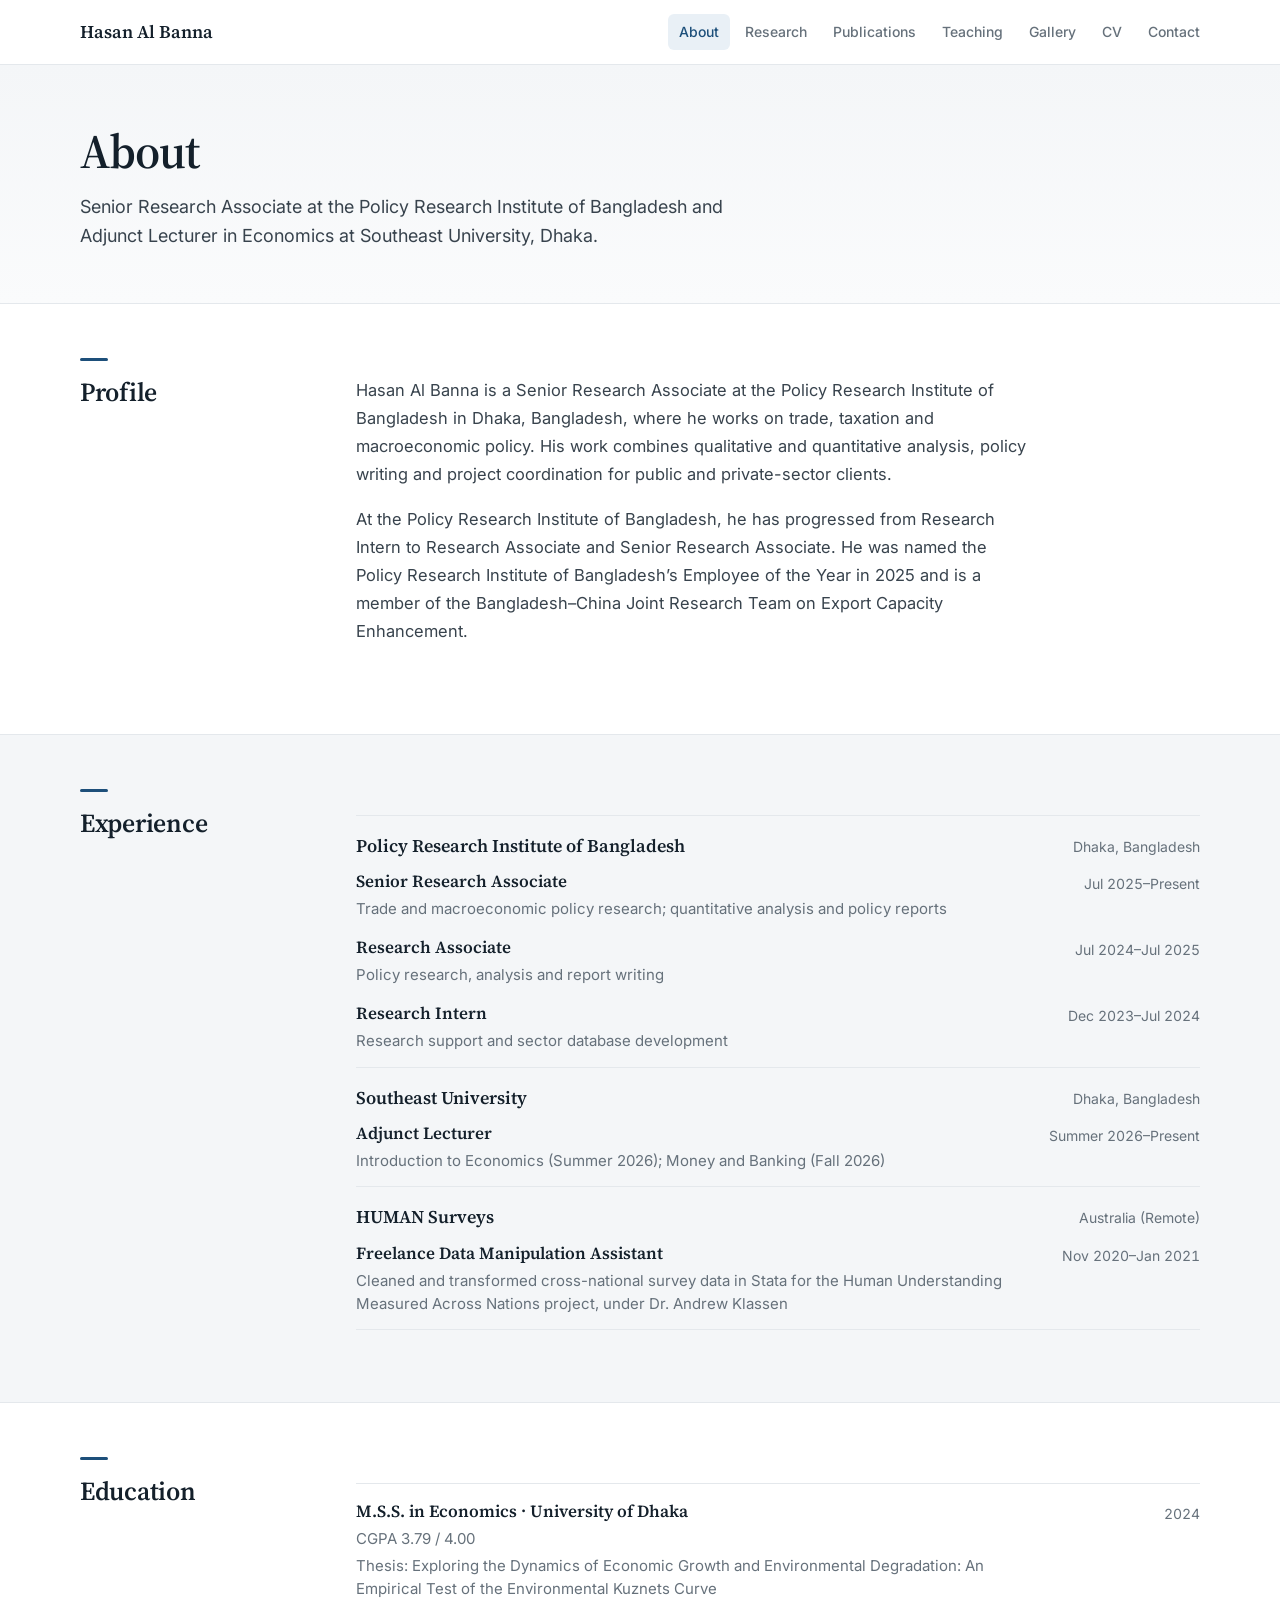
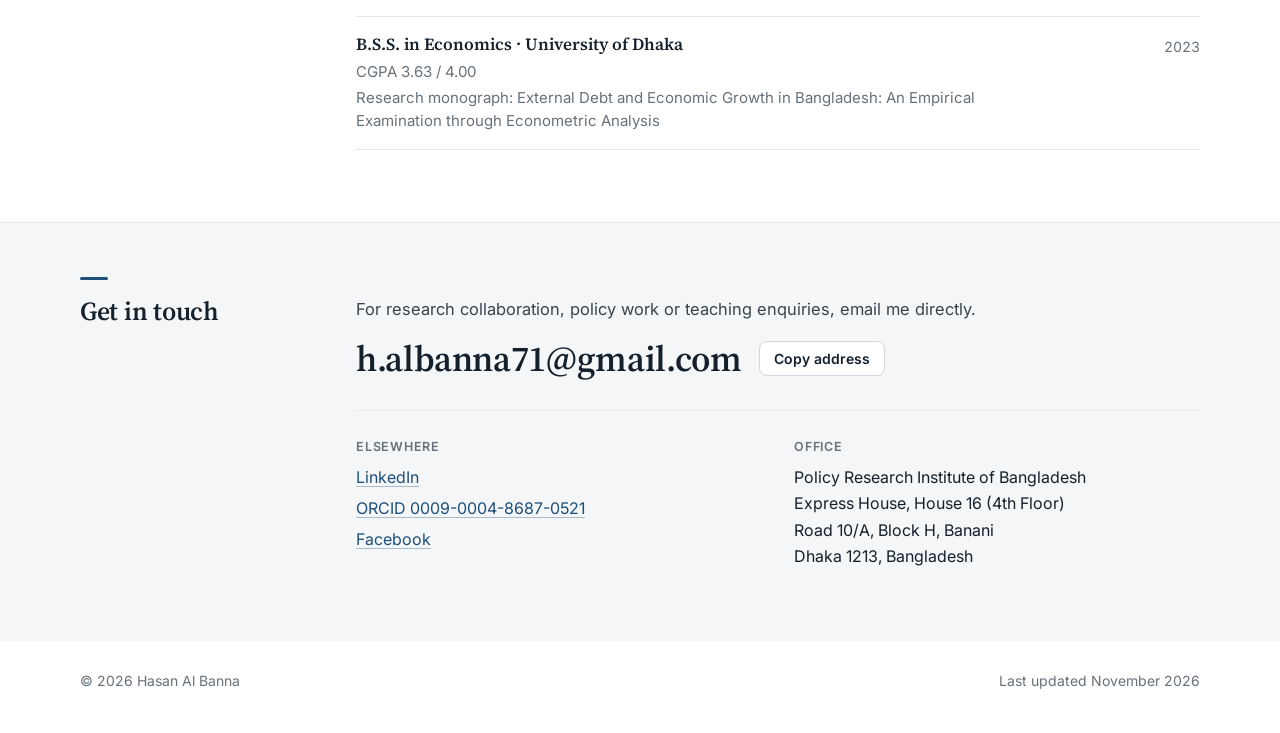
<file: about.html>
<!doctype html>
<html lang="en">
<head>
  <meta charset="utf-8">
  <meta name="viewport" content="width=device-width, initial-scale=1">
  <meta name="theme-color" content="#ffffff">
  <meta name="description" content="Learn about Hasan Al Banna’s research and teaching experience, education and professional profile.">
  <title>About | Hasan Al Banna</title>
  <link rel="icon" href="assets/hab-logo.svg" type="image/svg+xml">
  <link rel="apple-touch-icon" href="assets/hasan-al-banna-profile-v2.jpg">
  <link rel="canonical" href="https://hasanal-banna.github.io/about.html">
  <meta property="og:type" content="website">
  <meta property="og:site_name" content="Hasan Al Banna">
  <meta property="og:title" content="About | Hasan Al Banna">
  <meta property="og:description" content="Learn about Hasan Al Banna’s research and teaching experience, education and professional profile.">
  <meta property="og:url" content="https://hasanal-banna.github.io/about.html">
  <meta property="og:image" content="https://hasanal-banna.github.io/assets/hasan-al-banna-profile-v2.jpg">
  <meta property="og:image:alt" content="Portrait of Hasan Al Banna">
  <meta name="twitter:card" content="summary">
  <link rel="preconnect" href="https://fonts.googleapis.com"><link rel="preconnect" href="https://fonts.gstatic.com" crossorigin><link rel="stylesheet" href="https://fonts.googleapis.com/css2?family=Inter:wght@400;500;600&family=Source+Serif+4:opsz,wght@8..60,400;8..60,600&display=swap"><link rel="stylesheet" href="assets/site.css?v=cv-9">
</head>
<body><header class="header"><nav class="nav wrap" aria-label="Main navigation"><a class="brand" href="index.html">Hasan Al Banna</a><div class="navlinks"><a href="about.html" aria-current="page">About</a><a href="research.html">Research</a><a href="publications.html">Publications</a><a href="teaching.html">Teaching</a><a href="gallery.html">Gallery</a><a href="cv.html">CV</a><a href="index.html#contact">Contact</a></div></nav></header><main>
<section class="page-head"><div class="wrap"><h1>About</h1><p class="page-lead">Senior Research Associate at the Policy Research Institute of Bangladesh and Adjunct Lecturer in Economics at Southeast University, Dhaka.</p></div></section>
<section class="section" id="profile"><div class="wrap section-layout"><h2 class="section-title">Profile</h2><div class="copy"><p>Hasan Al Banna is a Senior Research Associate at the Policy Research Institute of Bangladesh in Dhaka, Bangladesh, where he works on trade, taxation and macroeconomic policy. His work combines qualitative and quantitative analysis, policy writing and project coordination for public and private-sector clients.</p><p>At the Policy Research Institute of Bangladesh, he has progressed from Research Intern to Research Associate and Senior Research Associate. He was named the Policy Research Institute of Bangladesh’s Employee of the Year in 2025 and is a member of the Bangladesh–China Joint Research Team on Export Capacity Enhancement.</p></div></div></section>
<section class="section section-tint" id="experience"><div class="wrap section-layout"><h2 class="section-title">Experience</h2><div class="copy"><div class="experience-list">
<div class="experience-group"><div class="experience-heading"><strong>Policy Research Institute of Bangladesh</strong><span>Dhaka, Bangladesh</span></div>
<div class="timeline-row"><div><strong>Senior Research Associate</strong><small>Trade and macroeconomic policy research; quantitative analysis and policy reports</small></div><div class="date">Jul 2025–Present</div></div>
<div class="timeline-row"><div><strong>Research Associate</strong><small>Policy research, analysis and report writing</small></div><div class="date">Jul 2024–Jul 2025</div></div>
<div class="timeline-row"><div><strong>Research Intern</strong><small>Research support and sector database development</small></div><div class="date">Dec 2023–Jul 2024</div></div></div>
<div class="experience-group"><div class="experience-heading"><strong>Southeast University</strong><span>Dhaka, Bangladesh</span></div>
<div class="timeline-row"><div><strong>Adjunct Lecturer</strong><small>Introduction to Economics (Summer 2026); Money and Banking (Fall 2026)</small></div><div class="date">Summer 2026–Present</div></div></div>
<div class="experience-group"><div class="experience-heading"><strong>HUMAN Surveys</strong><span>Australia (Remote)</span></div>
<div class="timeline-row"><div><strong>Freelance Data Manipulation Assistant</strong><small>Cleaned and transformed cross-national survey data in Stata for the Human Understanding Measured Across Nations project, under Dr. Andrew Klassen</small></div><div class="date">Nov 2020–Jan 2021</div></div></div></div></div></div></section>
<section class="section" id="education"><div class="wrap section-layout"><h2 class="section-title">Education</h2><div class="copy"><div class="timeline"><div class="timeline-row"><div><strong>M.S.S. in Economics · University of Dhaka</strong><small>CGPA 3.79 / 4.00</small><small>Thesis: Exploring the Dynamics of Economic Growth and Environmental Degradation: An Empirical Test of the Environmental Kuznets Curve</small></div><div class="date">2024</div></div><div class="timeline-row"><div><strong>B.S.S. in Economics · University of Dhaka</strong><small>CGPA 3.63 / 4.00</small><small>Research monograph: External Debt and Economic Growth in Bangladesh: An Empirical Examination through Econometric Analysis</small></div><div class="date">2023</div></div></div></div></div></section>
<section class="section contact-band" id="contact"><div class="wrap section-layout"><h2 class="section-title">Get in touch</h2><div class="copy">
<p class="contact-intro">For research collaboration, policy work or teaching enquiries, email me directly.</p>
<div class="email-row"><a class="email-big" href="mailto:h.albanna71@gmail.com">h.albanna71@gmail.com</a><button class="copy-email" type="button" data-email="h.albanna71@gmail.com">Copy address</button></div>
<div class="contact-cols">
<div><h3>Elsewhere</h3><ul class="contact-list"><li><a href="https://www.linkedin.com/in/albanna71" target="_blank" rel="noopener">LinkedIn</a></li><li><a href="https://orcid.org/0009-0004-8687-0521" target="_blank" rel="noopener">ORCID 0009-0004-8687-0521</a></li><li><a href="https://www.facebook.com/albanna71" target="_blank" rel="noopener">Facebook</a></li></ul></div>
<div><h3>Office</h3><address class="office-address">Policy Research Institute of Bangladesh<br>Express House, House 16 (4th Floor)<br>Road 10/A, Block H, Banani<br>Dhaka 1213, Bangladesh</address></div>
</div></div></div></section>
</main><footer class="wrap footer"><span>© 2026 Hasan Al Banna</span><span>Last updated November 2026</span></footer><dialog class="photo-viewer" id="photo-viewer" aria-label="Photo viewer"><div class="viewer-top"><span class="viewer-count" aria-live="polite">Photo</span><button class="viewer-button viewer-close" type="button" data-viewer-close aria-label="Close photo viewer">Close ×</button></div><div class="viewer-stage"><button class="viewer-button viewer-arrow viewer-prev" type="button" data-viewer-prev aria-label="Previous photo">‹</button><img alt=""><button class="viewer-button viewer-arrow viewer-next" type="button" data-viewer-next aria-label="Next photo">›</button></div><p class="viewer-caption"></p></dialog><script>
(()=>{const dialog=document.getElementById("photo-viewer");if(!dialog)return;const links=[...document.querySelectorAll(".gallery-card a")];if(!links.length)return;const image=dialog.querySelector("img"),caption=dialog.querySelector(".viewer-caption"),count=dialog.querySelector(".viewer-count");let current=0;function show(i){current=(i+links.length)%links.length;const link=links[current],thumb=link.querySelector("img");image.src=link.href;image.alt=thumb?.alt||"";caption.textContent=link.closest("figure")?.querySelector("figcaption")?.textContent||image.alt;count.textContent=(current+1)+" / "+links.length;if(!dialog.open)dialog.showModal()}links.forEach((link,i)=>link.addEventListener("click",event=>{event.preventDefault();show(i)}));dialog.querySelector("[data-viewer-close]").addEventListener("click",()=>dialog.close());dialog.querySelector("[data-viewer-prev]").addEventListener("click",()=>show(current-1));dialog.querySelector("[data-viewer-next]").addEventListener("click",()=>show(current+1));dialog.addEventListener("click",event=>{if(event.target===dialog)dialog.close()});document.addEventListener("keydown",event=>{if(!dialog.open)return;if(event.key==="ArrowRight")show(current+1);if(event.key==="ArrowLeft")show(current-1)});})();
</script><script>document.querySelectorAll(".copy-email").forEach(b=>b.addEventListener("click",async()=>{try{await navigator.clipboard.writeText(b.dataset.email);b.textContent="Copied";setTimeout(()=>b.textContent="Copy address",2000)}catch(e){location.href="mailto:"+b.dataset.email}}))</script></body></html>
</file>
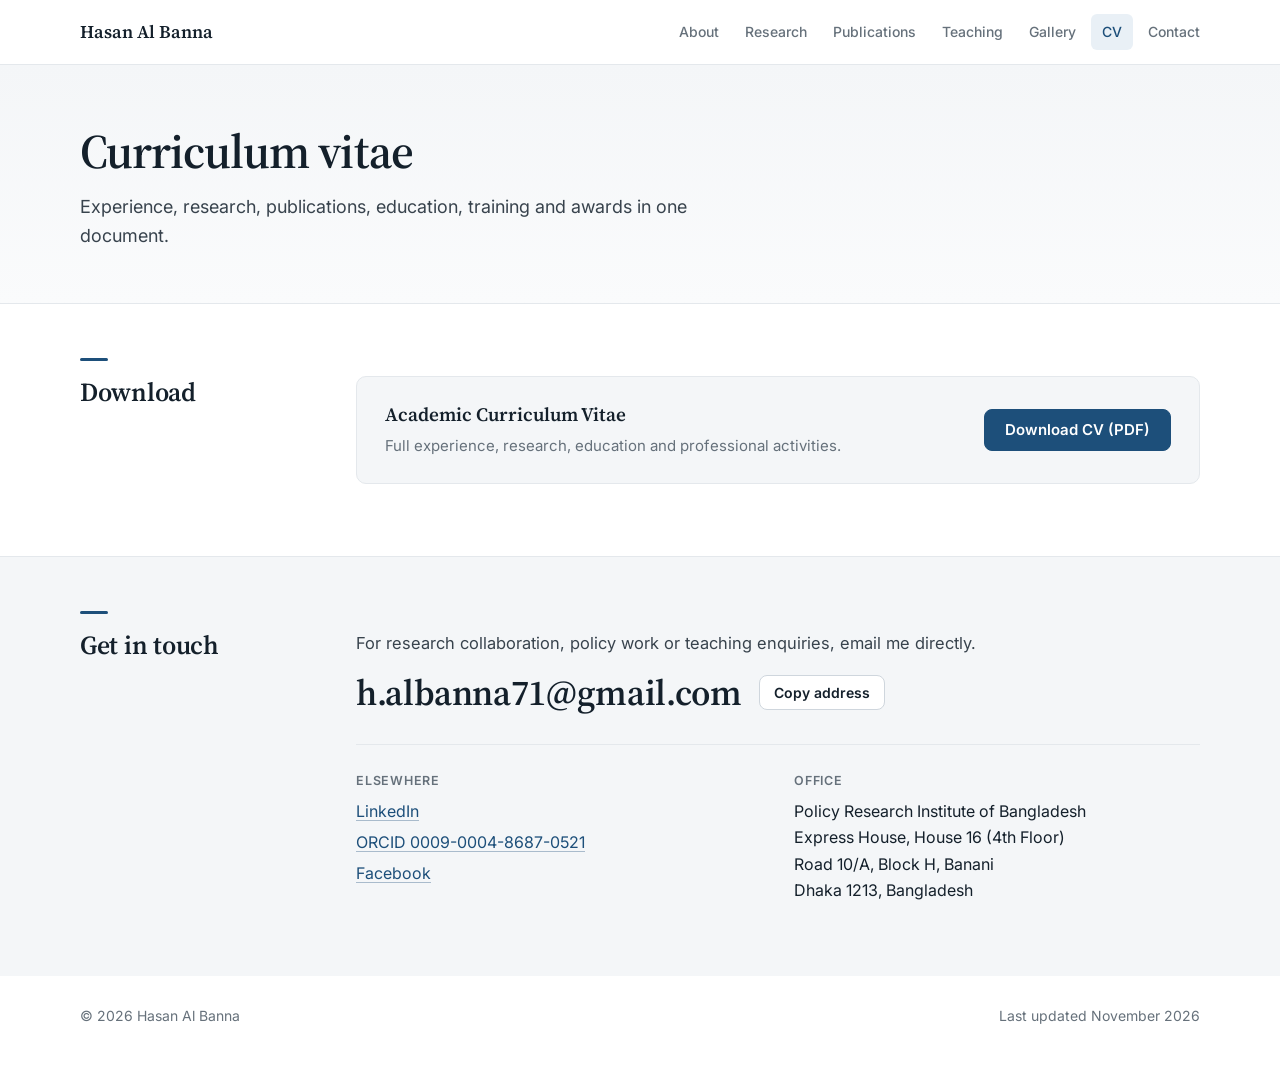
<file: cv.html>
<!doctype html>
<html lang="en">
<head>
  <meta charset="utf-8">
  <meta name="viewport" content="width=device-width, initial-scale=1">
  <meta name="theme-color" content="#ffffff">
  <meta name="description" content="Download Hasan Al Banna’s academic curriculum vitae.">
  <title>Curriculum Vitae | Hasan Al Banna</title>
  <link rel="icon" href="assets/hab-logo.svg" type="image/svg+xml">
  <link rel="apple-touch-icon" href="assets/hasan-al-banna-profile-v2.jpg">
  <link rel="canonical" href="https://hasanal-banna.github.io/cv.html">
  <meta property="og:type" content="website">
  <meta property="og:site_name" content="Hasan Al Banna">
  <meta property="og:title" content="Curriculum Vitae | Hasan Al Banna">
  <meta property="og:description" content="Download Hasan Al Banna’s academic curriculum vitae.">
  <meta property="og:url" content="https://hasanal-banna.github.io/cv.html">
  <meta property="og:image" content="https://hasanal-banna.github.io/assets/hasan-al-banna-profile-v2.jpg">
  <meta property="og:image:alt" content="Portrait of Hasan Al Banna">
  <meta name="twitter:card" content="summary">
  <link rel="preconnect" href="https://fonts.googleapis.com"><link rel="preconnect" href="https://fonts.gstatic.com" crossorigin><link rel="stylesheet" href="https://fonts.googleapis.com/css2?family=Inter:wght@400;500;600&family=Source+Serif+4:opsz,wght@8..60,400;8..60,600&display=swap"><link rel="stylesheet" href="assets/site.css?v=cv-9">
</head>
<body><header class="header"><nav class="nav wrap" aria-label="Main navigation"><a class="brand" href="index.html">Hasan Al Banna</a><div class="navlinks"><a href="about.html">About</a><a href="research.html">Research</a><a href="publications.html">Publications</a><a href="teaching.html">Teaching</a><a href="gallery.html">Gallery</a><a href="cv.html" aria-current="page">CV</a><a href="index.html#contact">Contact</a></div></nav></header><main>
<section class="page-head"><div class="wrap"><h1>Curriculum vitae</h1><p class="page-lead">Experience, research, publications, education, training and awards in one document.</p></div></section>
<section class="section" id="download"><div class="wrap section-layout"><h2 class="section-title">Download</h2><div class="copy"><div class="cv-box"><div><strong>Academic Curriculum Vitae</strong><p>Full experience, research, education and professional activities.</p></div><a class="button" href="assets/Hasan_Al_Banna_CV.pdf" target="_blank" rel="noopener">Download CV (PDF)</a></div></div></div></section>
<section class="section contact-band" id="contact"><div class="wrap section-layout"><h2 class="section-title">Get in touch</h2><div class="copy">
<p class="contact-intro">For research collaboration, policy work or teaching enquiries, email me directly.</p>
<div class="email-row"><a class="email-big" href="mailto:h.albanna71@gmail.com">h.albanna71@gmail.com</a><button class="copy-email" type="button" data-email="h.albanna71@gmail.com">Copy address</button></div>
<div class="contact-cols">
<div><h3>Elsewhere</h3><ul class="contact-list"><li><a href="https://www.linkedin.com/in/albanna71" target="_blank" rel="noopener">LinkedIn</a></li><li><a href="https://orcid.org/0009-0004-8687-0521" target="_blank" rel="noopener">ORCID 0009-0004-8687-0521</a></li><li><a href="https://www.facebook.com/albanna71" target="_blank" rel="noopener">Facebook</a></li></ul></div>
<div><h3>Office</h3><address class="office-address">Policy Research Institute of Bangladesh<br>Express House, House 16 (4th Floor)<br>Road 10/A, Block H, Banani<br>Dhaka 1213, Bangladesh</address></div>
</div></div></div></section>
</main><footer class="wrap footer"><span>© 2026 Hasan Al Banna</span><span>Last updated November 2026</span></footer><dialog class="photo-viewer" id="photo-viewer" aria-label="Photo viewer"><div class="viewer-top"><span class="viewer-count" aria-live="polite">Photo</span><button class="viewer-button viewer-close" type="button" data-viewer-close aria-label="Close photo viewer">Close ×</button></div><div class="viewer-stage"><button class="viewer-button viewer-arrow viewer-prev" type="button" data-viewer-prev aria-label="Previous photo">‹</button><img alt=""><button class="viewer-button viewer-arrow viewer-next" type="button" data-viewer-next aria-label="Next photo">›</button></div><p class="viewer-caption"></p></dialog><script>
(()=>{const dialog=document.getElementById("photo-viewer");if(!dialog)return;const links=[...document.querySelectorAll(".gallery-card a")];if(!links.length)return;const image=dialog.querySelector("img"),caption=dialog.querySelector(".viewer-caption"),count=dialog.querySelector(".viewer-count");let current=0;function show(i){current=(i+links.length)%links.length;const link=links[current],thumb=link.querySelector("img");image.src=link.href;image.alt=thumb?.alt||"";caption.textContent=link.closest("figure")?.querySelector("figcaption")?.textContent||image.alt;count.textContent=(current+1)+" / "+links.length;if(!dialog.open)dialog.showModal()}links.forEach((link,i)=>link.addEventListener("click",event=>{event.preventDefault();show(i)}));dialog.querySelector("[data-viewer-close]").addEventListener("click",()=>dialog.close());dialog.querySelector("[data-viewer-prev]").addEventListener("click",()=>show(current-1));dialog.querySelector("[data-viewer-next]").addEventListener("click",()=>show(current+1));dialog.addEventListener("click",event=>{if(event.target===dialog)dialog.close()});document.addEventListener("keydown",event=>{if(!dialog.open)return;if(event.key==="ArrowRight")show(current+1);if(event.key==="ArrowLeft")show(current-1)});})();
</script><script>document.querySelectorAll(".copy-email").forEach(b=>b.addEventListener("click",async()=>{try{await navigator.clipboard.writeText(b.dataset.email);b.textContent="Copied";setTimeout(()=>b.textContent="Copy address",2000)}catch(e){location.href="mailto:"+b.dataset.email}}))</script></body></html>
</file>
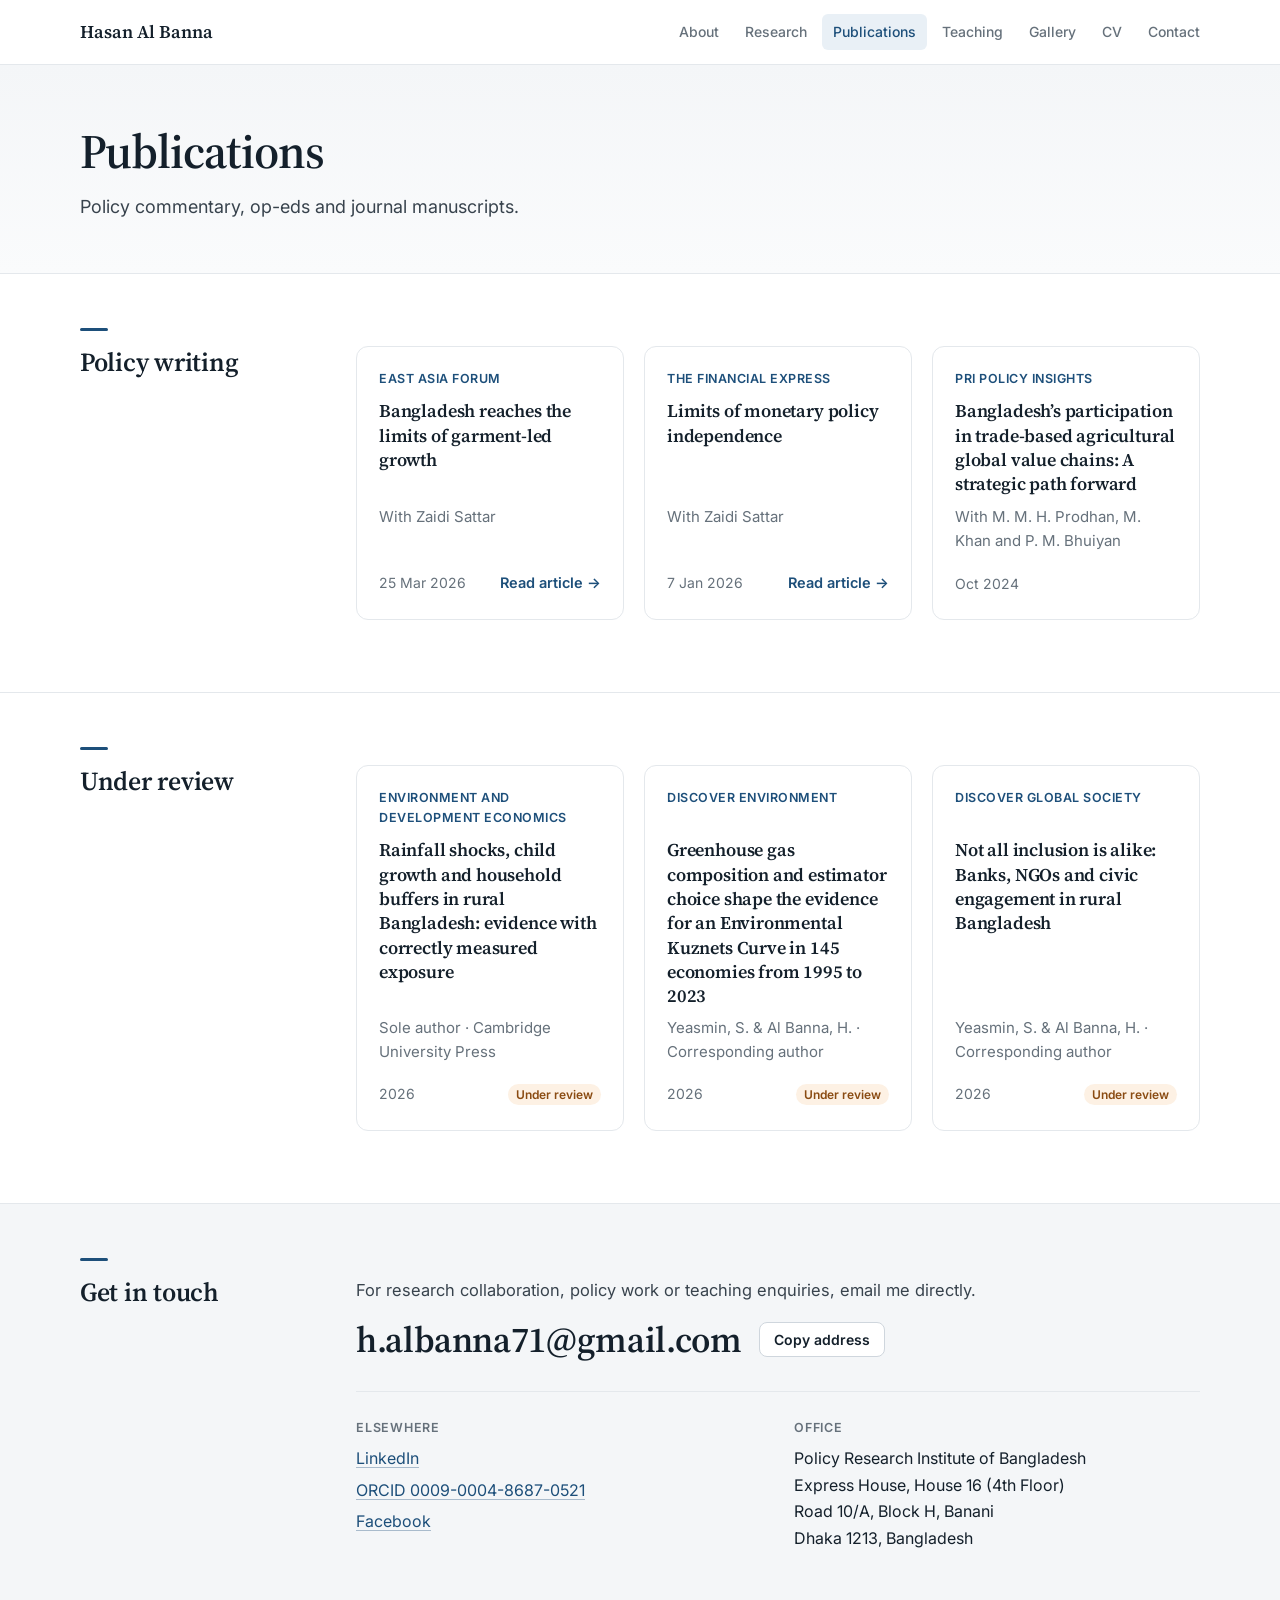
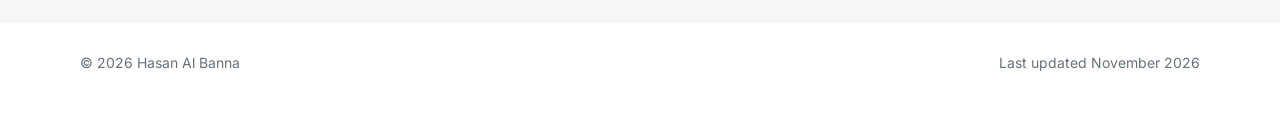
<file: publications.html>
<!doctype html>
<html lang="en">
<head>
  <meta charset="utf-8">
  <meta name="viewport" content="width=device-width, initial-scale=1">
  <meta name="theme-color" content="#ffffff">
  <meta name="description" content="Policy writing and manuscripts by Hasan Al Banna.">
  <title>Publications | Hasan Al Banna</title>
  <link rel="icon" href="assets/hab-logo.svg" type="image/svg+xml">
  <link rel="apple-touch-icon" href="assets/hasan-al-banna-profile-v2.jpg">
  <link rel="canonical" href="https://hasanal-banna.github.io/publications.html">
  <meta property="og:type" content="website">
  <meta property="og:site_name" content="Hasan Al Banna">
  <meta property="og:title" content="Publications | Hasan Al Banna">
  <meta property="og:description" content="Policy writing and manuscripts by Hasan Al Banna.">
  <meta property="og:url" content="https://hasanal-banna.github.io/publications.html">
  <meta property="og:image" content="https://hasanal-banna.github.io/assets/hasan-al-banna-profile-v2.jpg">
  <meta property="og:image:alt" content="Portrait of Hasan Al Banna">
  <meta name="twitter:card" content="summary">
  <link rel="preconnect" href="https://fonts.googleapis.com"><link rel="preconnect" href="https://fonts.gstatic.com" crossorigin><link rel="stylesheet" href="https://fonts.googleapis.com/css2?family=Inter:wght@400;500;600&family=Source+Serif+4:opsz,wght@8..60,400;8..60,600&display=swap"><link rel="stylesheet" href="assets/site.css?v=cv-9">
</head>
<body><header class="header"><nav class="nav wrap" aria-label="Main navigation"><a class="brand" href="index.html">Hasan Al Banna</a><div class="navlinks"><a href="about.html">About</a><a href="research.html">Research</a><a href="publications.html" aria-current="page">Publications</a><a href="teaching.html">Teaching</a><a href="gallery.html">Gallery</a><a href="cv.html">CV</a><a href="index.html#contact">Contact</a></div></nav></header><main>
<section class="page-head"><div class="wrap"><h1>Publications</h1><p class="page-lead">Policy commentary, op-eds and journal manuscripts.</p></div></section>
<section class="section" id="policy-writing"><div class="wrap section-layout"><h2 class="section-title">Policy writing</h2><div class="copy"><div class="card-grid"><a class="card card-link" href="https://doi.org/10.59425/eabc.1774432800" target="_blank" rel="noopener"><p class="card-label">East Asia Forum</p><h3>Bangladesh reaches the limits of garment-led growth</h3><p>With Zaidi Sattar</p><div class="card-foot"><span>25 Mar 2026</span><span class="card-cta">Read article</span></div></a><a class="card card-link" href="https://www.pri-bd.org/economy/limits-of-monetary-policy-independence/?pdf=8020" target="_blank" rel="noopener"><p class="card-label">The Financial Express</p><h3>Limits of monetary policy independence</h3><p>With Zaidi Sattar</p><div class="card-foot"><span>7 Jan 2026</span><span class="card-cta">Read article</span></div></a><article class="card"><p class="card-label">PRI Policy Insights</p><h3>Bangladesh’s participation in trade-based agricultural global value chains: A strategic path forward</h3><p>With M. M. H. Prodhan, M. Khan and P. M. Bhuiyan</p><div class="card-foot"><span>Oct 2024</span></div></article></div></div></div></section>
<section class="section section-tint" id="under-review"><div class="wrap section-layout"><h2 class="section-title">Under review</h2><div class="copy"><div class="card-grid"><article class="card"><p class="card-label">Environment and Development Economics</p><h3>Rainfall shocks, child growth and household buffers in rural Bangladesh: evidence with correctly measured exposure</h3><p>Sole author · Cambridge University Press</p><div class="card-foot"><span>2026</span><span class="badge">Under review</span></div></article><article class="card"><p class="card-label">Discover Environment</p><h3>Greenhouse gas composition and estimator choice shape the evidence for an Environmental Kuznets Curve in 145 economies from 1995 to 2023</h3><p>Yeasmin, S. &amp; Al Banna, H. · Corresponding author</p><div class="card-foot"><span>2026</span><span class="badge">Under review</span></div></article><article class="card"><p class="card-label">Discover Global Society</p><h3>Not all inclusion is alike: Banks, NGOs and civic engagement in rural Bangladesh</h3><p>Yeasmin, S. &amp; Al Banna, H. · Corresponding author</p><div class="card-foot"><span>2026</span><span class="badge">Under review</span></div></article></div></div></div></section>
<section class="section contact-band" id="contact"><div class="wrap section-layout"><h2 class="section-title">Get in touch</h2><div class="copy">
<p class="contact-intro">For research collaboration, policy work or teaching enquiries, email me directly.</p>
<div class="email-row"><a class="email-big" href="mailto:h.albanna71@gmail.com">h.albanna71@gmail.com</a><button class="copy-email" type="button" data-email="h.albanna71@gmail.com">Copy address</button></div>
<div class="contact-cols">
<div><h3>Elsewhere</h3><ul class="contact-list"><li><a href="https://www.linkedin.com/in/albanna71" target="_blank" rel="noopener">LinkedIn</a></li><li><a href="https://orcid.org/0009-0004-8687-0521" target="_blank" rel="noopener">ORCID 0009-0004-8687-0521</a></li><li><a href="https://www.facebook.com/albanna71" target="_blank" rel="noopener">Facebook</a></li></ul></div>
<div><h3>Office</h3><address class="office-address">Policy Research Institute of Bangladesh<br>Express House, House 16 (4th Floor)<br>Road 10/A, Block H, Banani<br>Dhaka 1213, Bangladesh</address></div>
</div></div></div></section>
</main><footer class="wrap footer"><span>© 2026 Hasan Al Banna</span><span>Last updated November 2026</span></footer><dialog class="photo-viewer" id="photo-viewer" aria-label="Photo viewer"><div class="viewer-top"><span class="viewer-count" aria-live="polite">Photo</span><button class="viewer-button viewer-close" type="button" data-viewer-close aria-label="Close photo viewer">Close ×</button></div><div class="viewer-stage"><button class="viewer-button viewer-arrow viewer-prev" type="button" data-viewer-prev aria-label="Previous photo">‹</button><img alt=""><button class="viewer-button viewer-arrow viewer-next" type="button" data-viewer-next aria-label="Next photo">›</button></div><p class="viewer-caption"></p></dialog><script>
(()=>{const dialog=document.getElementById("photo-viewer");if(!dialog)return;const links=[...document.querySelectorAll(".gallery-card a")];if(!links.length)return;const image=dialog.querySelector("img"),caption=dialog.querySelector(".viewer-caption"),count=dialog.querySelector(".viewer-count");let current=0;function show(i){current=(i+links.length)%links.length;const link=links[current],thumb=link.querySelector("img");image.src=link.href;image.alt=thumb?.alt||"";caption.textContent=link.closest("figure")?.querySelector("figcaption")?.textContent||image.alt;count.textContent=(current+1)+" / "+links.length;if(!dialog.open)dialog.showModal()}links.forEach((link,i)=>link.addEventListener("click",event=>{event.preventDefault();show(i)}));dialog.querySelector("[data-viewer-close]").addEventListener("click",()=>dialog.close());dialog.querySelector("[data-viewer-prev]").addEventListener("click",()=>show(current-1));dialog.querySelector("[data-viewer-next]").addEventListener("click",()=>show(current+1));dialog.addEventListener("click",event=>{if(event.target===dialog)dialog.close()});document.addEventListener("keydown",event=>{if(!dialog.open)return;if(event.key==="ArrowRight")show(current+1);if(event.key==="ArrowLeft")show(current-1)});})();
</script><script>document.querySelectorAll(".copy-email").forEach(b=>b.addEventListener("click",async()=>{try{await navigator.clipboard.writeText(b.dataset.email);b.textContent="Copied";setTimeout(()=>b.textContent="Copy address",2000)}catch(e){location.href="mailto:"+b.dataset.email}}))</script></body></html>
</file>
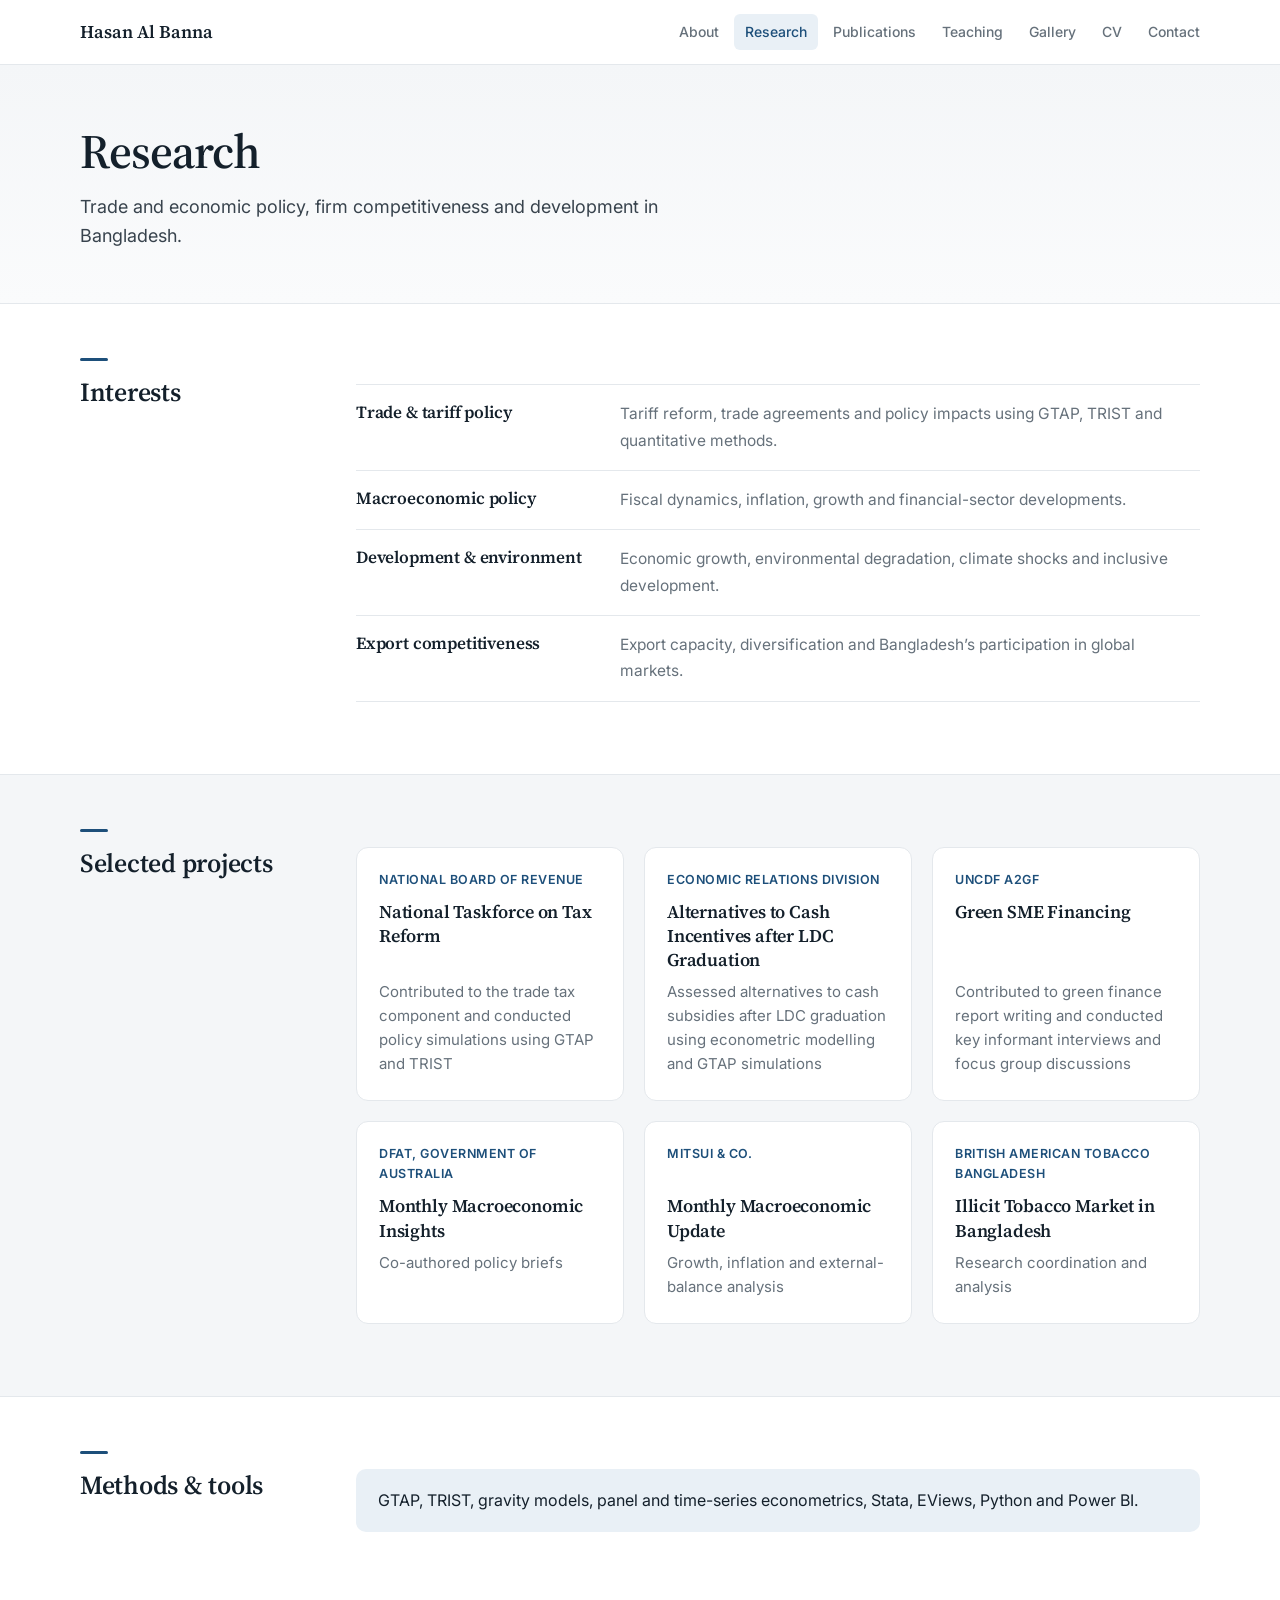
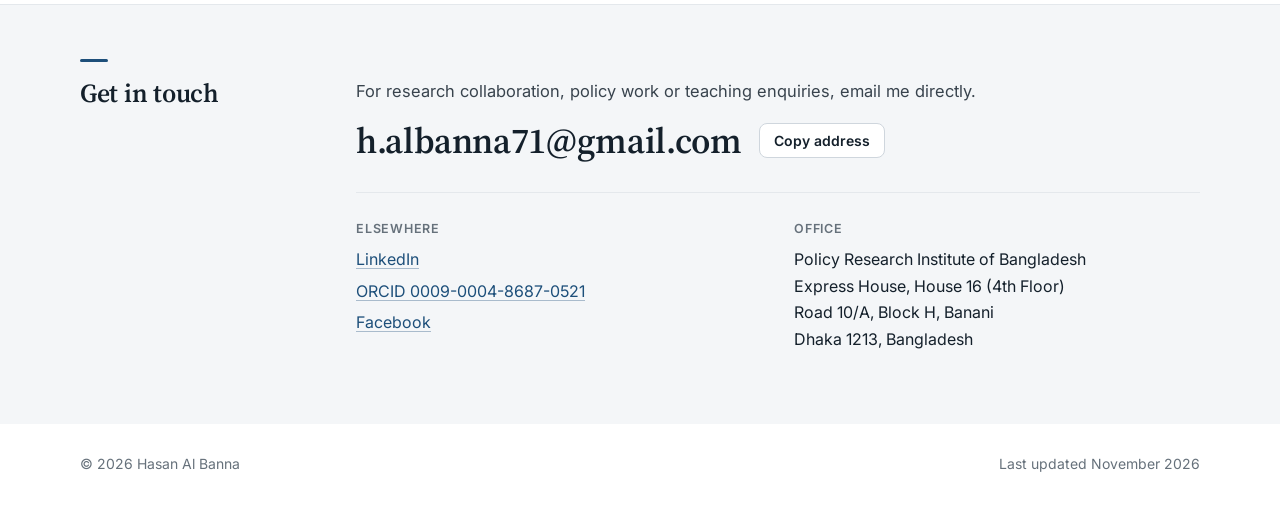
<file: research.html>
<!doctype html>
<html lang="en">
<head>
  <meta charset="utf-8">
  <meta name="viewport" content="width=device-width, initial-scale=1">
  <meta name="theme-color" content="#ffffff">
  <meta name="description" content="Hasan Al Banna’s research interests, selected policy projects, methods and tools.">
  <title>Research | Hasan Al Banna</title>
  <link rel="icon" href="assets/hab-logo.svg" type="image/svg+xml">
  <link rel="apple-touch-icon" href="assets/hasan-al-banna-profile-v2.jpg">
  <link rel="canonical" href="https://hasanal-banna.github.io/research.html">
  <meta property="og:type" content="website">
  <meta property="og:site_name" content="Hasan Al Banna">
  <meta property="og:title" content="Research | Hasan Al Banna">
  <meta property="og:description" content="Hasan Al Banna’s research interests, selected policy projects, methods and tools.">
  <meta property="og:url" content="https://hasanal-banna.github.io/research.html">
  <meta property="og:image" content="https://hasanal-banna.github.io/assets/hasan-al-banna-profile-v2.jpg">
  <meta property="og:image:alt" content="Portrait of Hasan Al Banna">
  <meta name="twitter:card" content="summary">
  <link rel="preconnect" href="https://fonts.googleapis.com"><link rel="preconnect" href="https://fonts.gstatic.com" crossorigin><link rel="stylesheet" href="https://fonts.googleapis.com/css2?family=Inter:wght@400;500;600&family=Source+Serif+4:opsz,wght@8..60,400;8..60,600&display=swap"><link rel="stylesheet" href="assets/site.css?v=cv-9">
</head>
<body><header class="header"><nav class="nav wrap" aria-label="Main navigation"><a class="brand" href="index.html">Hasan Al Banna</a><div class="navlinks"><a href="about.html">About</a><a href="research.html" aria-current="page">Research</a><a href="publications.html">Publications</a><a href="teaching.html">Teaching</a><a href="gallery.html">Gallery</a><a href="cv.html">CV</a><a href="index.html#contact">Contact</a></div></nav></header><main>
<section class="page-head"><div class="wrap"><h1>Research</h1><p class="page-lead">Trade and economic policy, firm competitiveness and development in Bangladesh.</p></div></section>
<section class="section" id="interests"><div class="wrap section-layout"><h2 class="section-title">Interests</h2><div class="copy"><div class="research-list"><article class="research-row"><h3>Trade &amp; tariff policy</h3><p>Tariff reform, trade agreements and policy impacts using GTAP, TRIST and quantitative methods.</p></article><article class="research-row"><h3>Macroeconomic policy</h3><p>Fiscal dynamics, inflation, growth and financial-sector developments.</p></article><article class="research-row"><h3>Development &amp; environment</h3><p>Economic growth, environmental degradation, climate shocks and inclusive development.</p></article><article class="research-row"><h3>Export competitiveness</h3><p>Export capacity, diversification and Bangladesh’s participation in global markets.</p></article></div></div></div></section>
<section class="section section-tint" id="projects"><div class="wrap section-layout"><h2 class="section-title">Selected projects</h2><div class="copy"><div class="card-grid"><article class="card"><p class="card-label">National Board of Revenue</p><h3>National Taskforce on Tax Reform</h3><p>Contributed to the trade tax component and conducted policy simulations using GTAP and TRIST</p></article><article class="card"><p class="card-label">Economic Relations Division</p><h3>Alternatives to Cash Incentives after LDC Graduation</h3><p>Assessed alternatives to cash subsidies after LDC graduation using econometric modelling and GTAP simulations</p></article><article class="card"><p class="card-label">UNCDF A2GF</p><h3>Green SME Financing</h3><p>Contributed to green finance report writing and conducted key informant interviews and focus group discussions</p></article><article class="card"><p class="card-label">DFAT, Government of Australia</p><h3>Monthly Macroeconomic Insights</h3><p>Co-authored policy briefs</p></article><article class="card"><p class="card-label">Mitsui &amp; Co.</p><h3>Monthly Macroeconomic Update</h3><p>Growth, inflation and external-balance analysis</p></article><article class="card"><p class="card-label">British American Tobacco Bangladesh</p><h3>Illicit Tobacco Market in Bangladesh</h3><p>Research coordination and analysis</p></article></div></div></div></section>
<section class="section" id="methods"><div class="wrap section-layout"><h2 class="section-title">Methods &amp; tools</h2><div class="copy"><div class="callout">GTAP, TRIST, gravity models, panel and time-series econometrics, Stata, EViews, Python and Power BI.</div></div></div></section>
<section class="section contact-band" id="contact"><div class="wrap section-layout"><h2 class="section-title">Get in touch</h2><div class="copy">
<p class="contact-intro">For research collaboration, policy work or teaching enquiries, email me directly.</p>
<div class="email-row"><a class="email-big" href="mailto:h.albanna71@gmail.com">h.albanna71@gmail.com</a><button class="copy-email" type="button" data-email="h.albanna71@gmail.com">Copy address</button></div>
<div class="contact-cols">
<div><h3>Elsewhere</h3><ul class="contact-list"><li><a href="https://www.linkedin.com/in/albanna71" target="_blank" rel="noopener">LinkedIn</a></li><li><a href="https://orcid.org/0009-0004-8687-0521" target="_blank" rel="noopener">ORCID 0009-0004-8687-0521</a></li><li><a href="https://www.facebook.com/albanna71" target="_blank" rel="noopener">Facebook</a></li></ul></div>
<div><h3>Office</h3><address class="office-address">Policy Research Institute of Bangladesh<br>Express House, House 16 (4th Floor)<br>Road 10/A, Block H, Banani<br>Dhaka 1213, Bangladesh</address></div>
</div></div></div></section>
</main><footer class="wrap footer"><span>© 2026 Hasan Al Banna</span><span>Last updated November 2026</span></footer><dialog class="photo-viewer" id="photo-viewer" aria-label="Photo viewer"><div class="viewer-top"><span class="viewer-count" aria-live="polite">Photo</span><button class="viewer-button viewer-close" type="button" data-viewer-close aria-label="Close photo viewer">Close ×</button></div><div class="viewer-stage"><button class="viewer-button viewer-arrow viewer-prev" type="button" data-viewer-prev aria-label="Previous photo">‹</button><img alt=""><button class="viewer-button viewer-arrow viewer-next" type="button" data-viewer-next aria-label="Next photo">›</button></div><p class="viewer-caption"></p></dialog><script>
(()=>{const dialog=document.getElementById("photo-viewer");if(!dialog)return;const links=[...document.querySelectorAll(".gallery-card a")];if(!links.length)return;const image=dialog.querySelector("img"),caption=dialog.querySelector(".viewer-caption"),count=dialog.querySelector(".viewer-count");let current=0;function show(i){current=(i+links.length)%links.length;const link=links[current],thumb=link.querySelector("img");image.src=link.href;image.alt=thumb?.alt||"";caption.textContent=link.closest("figure")?.querySelector("figcaption")?.textContent||image.alt;count.textContent=(current+1)+" / "+links.length;if(!dialog.open)dialog.showModal()}links.forEach((link,i)=>link.addEventListener("click",event=>{event.preventDefault();show(i)}));dialog.querySelector("[data-viewer-close]").addEventListener("click",()=>dialog.close());dialog.querySelector("[data-viewer-prev]").addEventListener("click",()=>show(current-1));dialog.querySelector("[data-viewer-next]").addEventListener("click",()=>show(current+1));dialog.addEventListener("click",event=>{if(event.target===dialog)dialog.close()});document.addEventListener("keydown",event=>{if(!dialog.open)return;if(event.key==="ArrowRight")show(current+1);if(event.key==="ArrowLeft")show(current-1)});})();
</script><script>document.querySelectorAll(".copy-email").forEach(b=>b.addEventListener("click",async()=>{try{await navigator.clipboard.writeText(b.dataset.email);b.textContent="Copied";setTimeout(()=>b.textContent="Copy address",2000)}catch(e){location.href="mailto:"+b.dataset.email}}))</script></body></html>
</file>
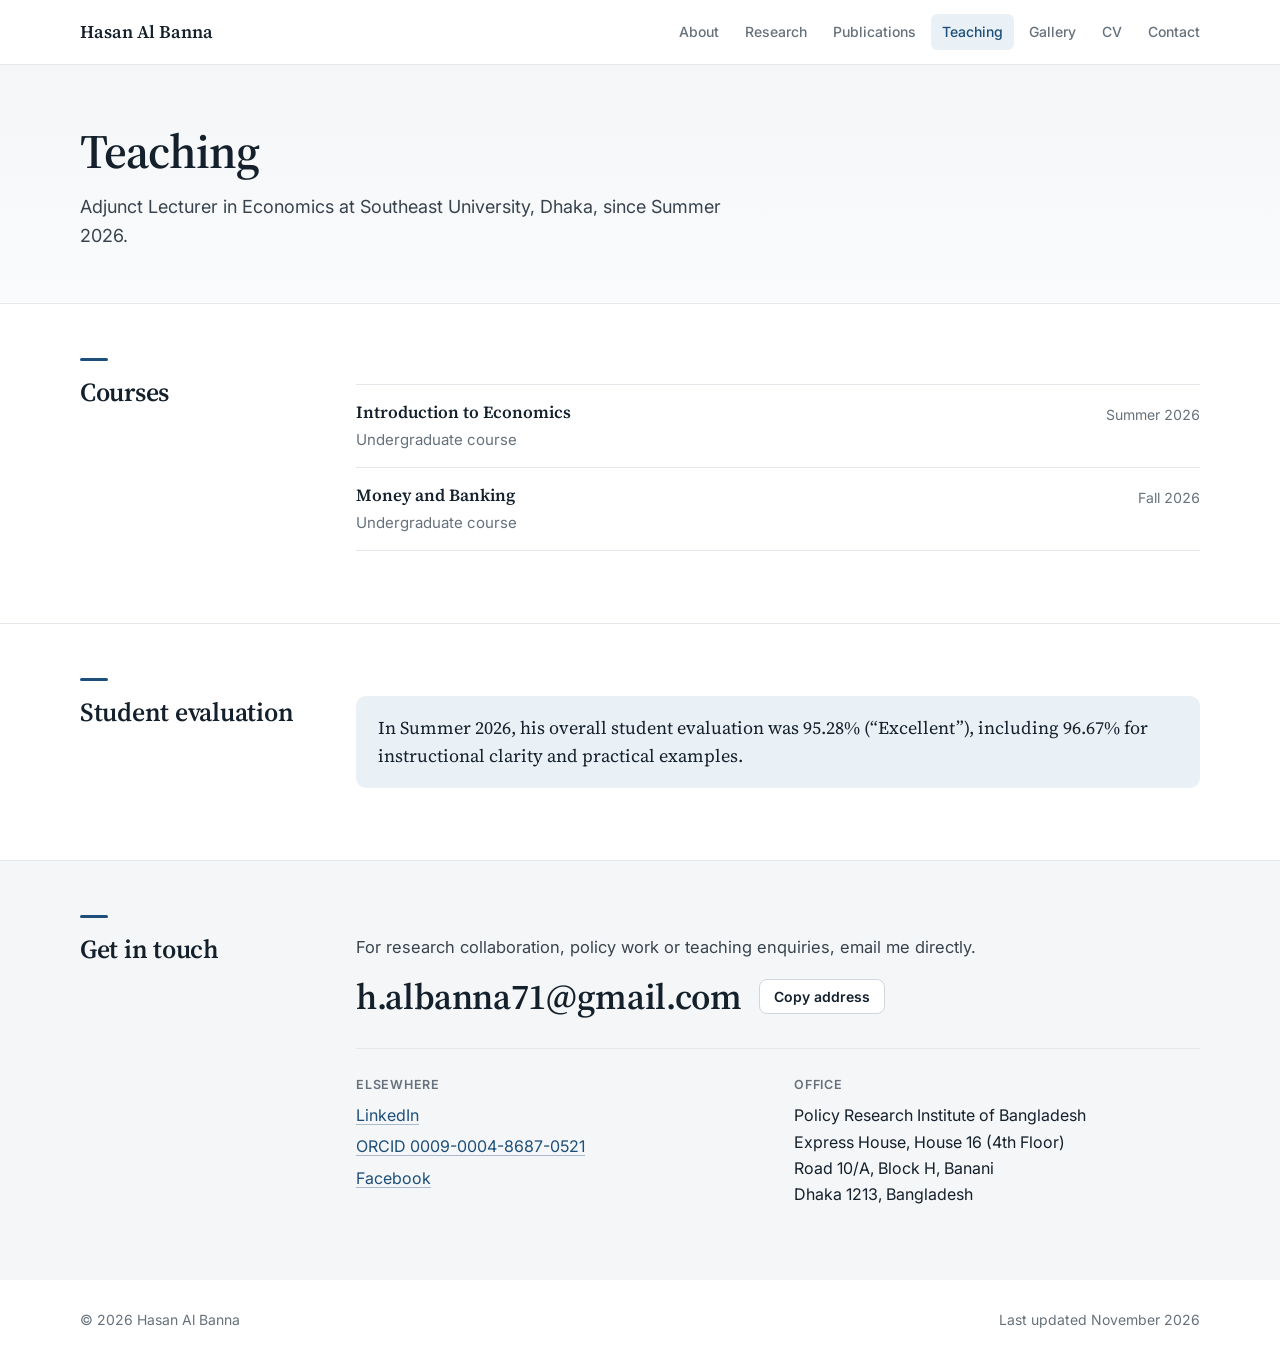
<file: teaching.html>
<!doctype html>
<html lang="en">
<head>
  <meta charset="utf-8">
  <meta name="viewport" content="width=device-width, initial-scale=1">
  <meta name="theme-color" content="#ffffff">
  <meta name="description" content="Courses and student evaluation for Hasan Al Banna’s undergraduate teaching at Southeast University.">
  <title>Teaching | Hasan Al Banna</title>
  <link rel="icon" href="assets/hab-logo.svg" type="image/svg+xml">
  <link rel="apple-touch-icon" href="assets/hasan-al-banna-profile-v2.jpg">
  <link rel="canonical" href="https://hasanal-banna.github.io/teaching.html">
  <meta property="og:type" content="website">
  <meta property="og:site_name" content="Hasan Al Banna">
  <meta property="og:title" content="Teaching | Hasan Al Banna">
  <meta property="og:description" content="Courses and student evaluation for Hasan Al Banna’s undergraduate teaching at Southeast University.">
  <meta property="og:url" content="https://hasanal-banna.github.io/teaching.html">
  <meta property="og:image" content="https://hasanal-banna.github.io/assets/hasan-al-banna-profile-v2.jpg">
  <meta property="og:image:alt" content="Portrait of Hasan Al Banna">
  <meta name="twitter:card" content="summary">
  <link rel="preconnect" href="https://fonts.googleapis.com"><link rel="preconnect" href="https://fonts.gstatic.com" crossorigin><link rel="stylesheet" href="https://fonts.googleapis.com/css2?family=Inter:wght@400;500;600&family=Source+Serif+4:opsz,wght@8..60,400;8..60,600&display=swap"><link rel="stylesheet" href="assets/site.css?v=cv-9">
</head>
<body><header class="header"><nav class="nav wrap" aria-label="Main navigation"><a class="brand" href="index.html">Hasan Al Banna</a><div class="navlinks"><a href="about.html">About</a><a href="research.html">Research</a><a href="publications.html">Publications</a><a href="teaching.html" aria-current="page">Teaching</a><a href="gallery.html">Gallery</a><a href="cv.html">CV</a><a href="index.html#contact">Contact</a></div></nav></header><main>
<section class="page-head"><div class="wrap"><h1>Teaching</h1><p class="page-lead">Adjunct Lecturer in Economics at Southeast University, Dhaka, since Summer 2026.</p></div></section>
<section class="section" id="courses"><div class="wrap section-layout"><h2 class="section-title">Courses</h2><div class="copy"><div class="timeline"><div class="timeline-row"><div><strong>Introduction to Economics</strong><small>Undergraduate course</small></div><div class="date">Summer 2026</div></div><div class="timeline-row"><div><strong>Money and Banking</strong><small>Undergraduate course</small></div><div class="date">Fall 2026</div></div></div></div></div></section>
<section class="section section-tint" id="evaluation"><div class="wrap section-layout"><h2 class="section-title">Student evaluation</h2><div class="copy"><div class="teaching-note" style="margin-top:0">In Summer 2026, his overall student evaluation was 95.28% (“Excellent”), including 96.67% for instructional clarity and practical examples.</div></div></div></section>
<section class="section contact-band" id="contact"><div class="wrap section-layout"><h2 class="section-title">Get in touch</h2><div class="copy">
<p class="contact-intro">For research collaboration, policy work or teaching enquiries, email me directly.</p>
<div class="email-row"><a class="email-big" href="mailto:h.albanna71@gmail.com">h.albanna71@gmail.com</a><button class="copy-email" type="button" data-email="h.albanna71@gmail.com">Copy address</button></div>
<div class="contact-cols">
<div><h3>Elsewhere</h3><ul class="contact-list"><li><a href="https://www.linkedin.com/in/albanna71" target="_blank" rel="noopener">LinkedIn</a></li><li><a href="https://orcid.org/0009-0004-8687-0521" target="_blank" rel="noopener">ORCID 0009-0004-8687-0521</a></li><li><a href="https://www.facebook.com/albanna71" target="_blank" rel="noopener">Facebook</a></li></ul></div>
<div><h3>Office</h3><address class="office-address">Policy Research Institute of Bangladesh<br>Express House, House 16 (4th Floor)<br>Road 10/A, Block H, Banani<br>Dhaka 1213, Bangladesh</address></div>
</div></div></div></section>
</main><footer class="wrap footer"><span>© 2026 Hasan Al Banna</span><span>Last updated November 2026</span></footer><dialog class="photo-viewer" id="photo-viewer" aria-label="Photo viewer"><div class="viewer-top"><span class="viewer-count" aria-live="polite">Photo</span><button class="viewer-button viewer-close" type="button" data-viewer-close aria-label="Close photo viewer">Close ×</button></div><div class="viewer-stage"><button class="viewer-button viewer-arrow viewer-prev" type="button" data-viewer-prev aria-label="Previous photo">‹</button><img alt=""><button class="viewer-button viewer-arrow viewer-next" type="button" data-viewer-next aria-label="Next photo">›</button></div><p class="viewer-caption"></p></dialog><script>
(()=>{const dialog=document.getElementById("photo-viewer");if(!dialog)return;const links=[...document.querySelectorAll(".gallery-card a")];if(!links.length)return;const image=dialog.querySelector("img"),caption=dialog.querySelector(".viewer-caption"),count=dialog.querySelector(".viewer-count");let current=0;function show(i){current=(i+links.length)%links.length;const link=links[current],thumb=link.querySelector("img");image.src=link.href;image.alt=thumb?.alt||"";caption.textContent=link.closest("figure")?.querySelector("figcaption")?.textContent||image.alt;count.textContent=(current+1)+" / "+links.length;if(!dialog.open)dialog.showModal()}links.forEach((link,i)=>link.addEventListener("click",event=>{event.preventDefault();show(i)}));dialog.querySelector("[data-viewer-close]").addEventListener("click",()=>dialog.close());dialog.querySelector("[data-viewer-prev]").addEventListener("click",()=>show(current-1));dialog.querySelector("[data-viewer-next]").addEventListener("click",()=>show(current+1));dialog.addEventListener("click",event=>{if(event.target===dialog)dialog.close()});document.addEventListener("keydown",event=>{if(!dialog.open)return;if(event.key==="ArrowRight")show(current+1);if(event.key==="ArrowLeft")show(current-1)});})();
</script><script>document.querySelectorAll(".copy-email").forEach(b=>b.addEventListener("click",async()=>{try{await navigator.clipboard.writeText(b.dataset.email);b.textContent="Copied";setTimeout(()=>b.textContent="Copy address",2000)}catch(e){location.href="mailto:"+b.dataset.email}}))</script></body></html>
</file>
<file: assets/site.css>
/* Hasan Al Banna — site stylesheet
   One grid everywhere: section titles sit in a 220px column at the left
   page edge, content starts in the second column and runs to the right
   page edge. */
:root{
  --ink:#14202b;
  --text:#38434d;
  --muted:#66717b;
  --accent:#1d4f7a;
  --accent-dark:#143a5b;
  --accent-soft:#e9f0f6;
  --line:#e4e8ec;
  --band:#f4f6f8;
  --radius:10px;
  --title-col:220px;
  --col-gap:56px;
  --serif:"Source Serif 4",Georgia,"Times New Roman",serif;
  --sans:"Inter",-apple-system,BlinkMacSystemFont,"Segoe UI",Arial,sans-serif;
}
*{box-sizing:border-box}
html{scroll-padding-top:84px;scroll-behavior:smooth}
body{margin:0;background:#fff;color:var(--text);font:16px/1.7 var(--sans);-webkit-font-smoothing:antialiased;text-rendering:optimizeLegibility}
img{max-width:100%}
a{color:var(--accent);text-decoration:underline;text-decoration-color:rgba(29,79,122,.35);text-decoration-thickness:1px;text-underline-offset:3px;transition:color .15s,text-decoration-color .15s}
a:hover{color:var(--accent-dark);text-decoration-color:currentColor}
a:focus-visible,button:focus-visible{outline:2px solid var(--accent);outline-offset:3px;border-radius:3px}
h1,h2,h3{font-family:var(--serif);color:var(--ink);font-weight:600;margin:0;letter-spacing:-.01em}
p{margin:0 0 1em}
.wrap{width:min(1120px,calc(100% - 48px));margin:0 auto}

/* Header */
.header{position:sticky;top:0;z-index:20;background:rgba(255,255,255,.9);backdrop-filter:saturate(1.4) blur(10px);-webkit-backdrop-filter:saturate(1.4) blur(10px);border-bottom:1px solid var(--line)}
.nav{display:flex;align-items:center;justify-content:space-between;gap:24px;min-height:64px}
.brand{font:600 18px/1.2 var(--serif);color:var(--ink);text-decoration:none;white-space:nowrap}
.brand:hover{color:var(--accent)}
.navlinks{display:flex;gap:4px}
.navlinks a{font-size:14px;font-weight:500;color:var(--muted);text-decoration:none;padding:6px 11px;border-radius:6px;white-space:nowrap;transition:background .15s,color .15s}
.navlinks a:last-child{margin-right:-11px}
.navlinks a:hover{color:var(--ink);background:var(--band)}
.navlinks a[aria-current="page"]{color:var(--accent);background:var(--accent-soft)}

/* Shared section grid */
main>.section{padding:72px 0;border-top:1px solid var(--line)}
main>.section:first-child{border-top:0}
.section-layout{display:grid;grid-template-columns:var(--title-col) minmax(0,1fr);gap:var(--col-gap);align-items:start}
.section-title{font-size:26px;line-height:1.25}
.section-layout>.section-title{position:relative}
.section-layout>.section-title::before{content:"";position:absolute;left:0;top:-18px;width:28px;height:3px;border-radius:2px;background:var(--accent)}
h1.section-title{font-size:36px}
.section-no{display:none}
.copy{min-width:0}
.copy>p,.prose{max-width:68ch}
.copy>p{font-size:16.5px}
.subhead{font-size:20px;margin:40px 0 12px}
.copy>.subhead:first-child{margin-top:0}
.section-more{margin:22px 0 0}
.section-more a,.plain-link{font-weight:600;font-size:15px;text-decoration:none}
.section-more a::after,.plain-link::after{content:" →"}
.section-more a:hover,.plain-link:hover{text-decoration:underline}

/* Home: intro band */
.hero-band .hero+.facts{margin-top:0}
.hero-band{background:linear-gradient(180deg,var(--band) 0%,#fafbfc 100%);border-bottom:1px solid var(--line)}
.hero{display:grid;grid-template-columns:minmax(0,1fr) 300px;gap:var(--col-gap);align-items:center;padding:80px 0 72px}
.hero h1{font-size:clamp(40px,5vw,56px);line-height:1.08;letter-spacing:-.02em;margin-bottom:18px}
.hero-role{color:var(--ink);font-size:17px;line-height:1.6;margin-bottom:22px;padding-left:16px;border-left:3px solid var(--accent)}
.hero-role a{color:inherit;text-decoration-color:rgba(20,32,43,.3)}
.hero-role a:hover{color:var(--accent)}
.lead{font-size:18px;line-height:1.7;max-width:60ch;color:var(--text)}
.hero-actions{display:flex;flex-wrap:wrap;align-items:center;gap:12px 14px;margin-top:28px}
.hero-actions .text-link{font-size:15px;font-weight:500;color:var(--muted);text-decoration:none;padding:4px 2px}
.hero-actions .text-link:hover{color:var(--accent)}
.portrait{margin:0}
.portrait img{display:block;width:100%;height:auto;aspect-ratio:4/5;object-fit:cover;object-position:center 28%;border-radius:var(--radius);background:var(--band);box-shadow:0 1px 2px rgba(16,24,40,.06),0 18px 40px -12px rgba(16,24,40,.22)}

.facts{display:grid;grid-template-columns:repeat(4,minmax(0,1fr));border-top:1px solid var(--line)}
.fact{padding:22px 24px 24px 0}
.fact+.fact{padding-left:24px;border-left:1px solid var(--line)}
.fact dt{font-size:12px;font-weight:600;letter-spacing:.06em;text-transform:uppercase;color:var(--muted);margin-bottom:4px}
.fact dd{margin:0;color:var(--ink);font-size:15px;line-height:1.45;font-weight:500}

.interests{display:grid;grid-template-columns:repeat(2,minmax(0,1fr));gap:0 32px;margin:0;padding:0;list-style:none;border-top:1px solid var(--line)}
.interests li{position:relative;padding:11px 0 11px 18px;border-bottom:1px solid var(--line);color:var(--ink);font-size:15.5px}
.interests li::before{content:"";position:absolute;left:0;top:20px;width:7px;height:7px;border-radius:50%;background:var(--accent)}
@media(max-width:600px){.interests{grid-template-columns:1fr}}

/* Buttons */
.button{display:inline-flex;align-items:center;gap:8px;padding:11px 20px;border:1px solid var(--accent);border-radius:8px;background:var(--accent);color:#fff;text-decoration:none;font-size:15px;font-weight:600;line-height:1.2;transition:background .15s,border-color .15s,box-shadow .15s}
.button:hover{background:var(--accent-dark);border-color:var(--accent-dark);color:#fff;box-shadow:0 6px 16px -6px rgba(20,58,91,.5)}
.button.secondary{background:#fff;color:var(--ink);border-color:#cfd6dd}
.button.secondary:hover{border-color:var(--ink);color:var(--ink);background:#fff;box-shadow:none}

/* Lists: timeline, research, projects, publications */
.timeline,.experience-list,.research-list,.pub-list,.project-list{border-top:1px solid var(--line);margin-top:8px}
.timeline-row{display:grid;grid-template-columns:minmax(0,1fr) 160px;gap:24px;padding:16px 0;border-bottom:1px solid var(--line)}
.timeline-row strong{display:block;font:600 17px/1.4 var(--serif);color:var(--ink)}
.timeline-row small{display:block;color:var(--muted);font-size:15px;line-height:1.55;margin-top:3px}
.date{text-align:right;color:var(--muted);font-size:14px;font-variant-numeric:tabular-nums;padding-top:2px}
.experience-group{border-bottom:1px solid var(--line);padding-bottom:6px}
.experience-group .timeline-row{border-bottom:0;padding:8px 0}
.experience-heading{display:flex;justify-content:space-between;align-items:baseline;gap:16px;padding:18px 0 4px}
.experience-heading strong{font:600 18px/1.35 var(--serif);color:var(--ink)}
.experience-heading span{color:var(--muted);font-size:14px}
.research-row{display:grid;grid-template-columns:240px minmax(0,1fr);gap:24px;padding:16px 0;border-bottom:1px solid var(--line)}
.research-row h3{font-size:17px;line-height:1.4}
.research-row p{margin:0;color:var(--muted);font-size:15.5px}
.project-list{display:grid;grid-template-columns:repeat(2,minmax(0,1fr));gap:16px;border-top:0}
.project{padding:20px 22px;border:1px solid var(--line);border-radius:var(--radius);background:#fff;transition:border-color .15s,box-shadow .15s}
.project:hover{border-color:#cdd6de;box-shadow:0 10px 24px -16px rgba(16,24,40,.35)}
.project h3{font-size:17px;line-height:1.4;margin-bottom:6px}
.project p{margin:0;color:var(--muted);font-size:15px;line-height:1.6}
.publication{display:grid;grid-template-columns:minmax(0,1fr) 120px;gap:24px;padding:18px 0;border-bottom:1px solid var(--line)}
.copy>.subhead+.publication{border-top:1px solid var(--line)}
.publication h3{font-size:18px;line-height:1.4;margin-bottom:5px}
.publication h3 a{color:var(--ink);text-decoration:none}
.publication h3 a:hover{color:var(--accent);text-decoration:underline}
.publication p{margin:0 0 4px;color:var(--muted);font-size:15px}
.publication a{font-size:15px}
.pub-meta{text-align:right;color:var(--muted);font-size:14px!important;padding-top:3px}
.badge{display:inline-block;margin-left:8px;padding:1px 8px;border-radius:999px;background:#fdf1e4;color:#8a4b12;font:600 12px/1.6 var(--sans);vertical-align:2px}
.callout,.teaching-note{margin-top:28px;padding:18px 22px;background:var(--accent-soft);border-radius:var(--radius);color:var(--ink);font-size:16px}
.teaching-note{font-family:var(--serif);font-size:18px;line-height:1.55}

/* Gallery */
.gallery-heading{display:flex;justify-content:space-between;align-items:flex-end;gap:20px;margin-bottom:8px}
.gallery-intro,.gallery-lead{color:var(--muted);font-size:16px;max-width:68ch}
.gallery-grid{display:grid;grid-template-columns:repeat(3,minmax(0,1fr));gap:20px;margin-top:8px}
.gallery-page .gallery-grid{grid-template-columns:repeat(4,minmax(0,1fr));margin-top:28px}
.gallery-card{margin:0}
.gallery-card a{display:block;overflow:hidden;border-radius:var(--radius);background:var(--band)}
.gallery-card img{display:block;width:100%;height:auto;aspect-ratio:4/3;object-fit:cover;transition:transform .4s ease}
.gallery-card a:hover img{transform:scale(1.03)}
.gallery-card figcaption{padding-top:9px;color:var(--muted);font-size:14px;line-height:1.45}
.back-link{display:inline-block;margin-top:24px}

/* CV and contact */
.cv-box{display:flex;justify-content:space-between;align-items:center;gap:24px;padding:24px 28px;border:1px solid var(--line);border-radius:var(--radius);background:var(--band)}
.cv-box strong{font:600 19px var(--serif);color:var(--ink)}
.cv-box p{margin:4px 0 0;color:var(--muted);font-size:15px}
.contact-grid{display:grid;grid-template-columns:repeat(2,minmax(0,1fr));gap:0;border:1px solid var(--line);border-radius:var(--radius);background:var(--band);overflow:hidden}
.contact-grid>div{padding:26px 28px}
.contact-grid>div+div{border-left:1px solid var(--line)}
.contact-grid h3{font-size:13px;font-family:var(--sans);font-weight:600;letter-spacing:.06em;text-transform:uppercase;color:var(--muted);margin-bottom:10px}
.contact-list{list-style:none;margin:0;padding:0;font-size:16px}
.contact-list li{margin:4px 0}
.office-address{font-style:normal;color:var(--ink);font-size:16px;line-height:1.65}

/* Footer */
.footer{display:flex;justify-content:space-between;gap:16px;padding:28px 0 40px;color:var(--muted);font-size:14px;border-top:1px solid var(--line)}

/* Photo viewer */
.photo-viewer{width:min(980px,calc(100vw - 28px));max-width:none;max-height:calc(100vh - 28px);padding:0;border:0;border-radius:12px;background:#fff;color:var(--ink);overflow:hidden;box-shadow:0 30px 80px rgba(0,0,0,.35)}
.photo-viewer::backdrop{background:rgba(12,18,24,.82)}
.viewer-top{display:flex;justify-content:space-between;align-items:center;padding:10px 14px;border-bottom:1px solid var(--line);font-size:14px;color:var(--muted)}
.viewer-button{border:1px solid var(--line);background:#fff;color:var(--ink);border-radius:8px;min-width:38px;min-height:38px;font:inherit;cursor:pointer}
.viewer-button:hover{background:var(--band)}
.viewer-close{padding:0 12px}
.viewer-stage{position:relative;display:flex;align-items:center;justify-content:center;background:#0e1318}
.viewer-stage img{display:block;width:100%;height:min(72vh,720px);object-fit:contain}
.viewer-arrow{position:absolute;top:50%;transform:translateY(-50%);font-size:20px}
.viewer-prev{left:12px}.viewer-next{right:12px}
.viewer-caption{padding:10px 14px;margin:0;color:var(--muted);font-size:14px}

/* Tablet */
@media(max-width:960px){
  :root{--title-col:1fr;--col-gap:20px}
  .section-layout{grid-template-columns:1fr}
  .hero{grid-template-columns:minmax(0,1fr) 230px;gap:40px;padding:60px 0 56px}
  .facts{grid-template-columns:repeat(2,minmax(0,1fr))}
  .fact:nth-child(3){padding-left:0;border-left:0}
  .fact:nth-child(n+3){border-top:1px solid var(--line)}
  .gallery-page .gallery-grid{grid-template-columns:repeat(3,minmax(0,1fr))}
}
@media(max-width:820px){
  .nav{flex-direction:column;align-items:stretch;gap:0;padding-top:12px}
  .navlinks{overflow-x:auto;scrollbar-width:none;margin:0 -24px;padding:6px 24px 10px;gap:2px}
  .navlinks::-webkit-scrollbar{display:none}
  .navlinks{-webkit-mask-image:linear-gradient(90deg,#000 calc(100% - 40px),transparent);mask-image:linear-gradient(90deg,#000 calc(100% - 40px),transparent)}
  .navlinks a:first-child{margin-left:-11px}
  .navlinks a:last-child{margin-right:0}
}
/* Phone */
@media(max-width:600px){
  body{font-size:15.5px}
  .wrap{width:calc(100% - 32px)}
  .navlinks{margin:0 -16px;padding:6px 16px 10px}
  main>.section{padding:48px 0}
  .hero{grid-template-columns:1fr;gap:28px;padding:36px 0 40px}
  .hero .portrait{grid-row:1;width:132px}
  .hero h1{font-size:36px}
  .lead{font-size:16.5px}
  .hero-actions{gap:10px}
  .facts{grid-template-columns:1fr 1fr}
  .fact,.fact+.fact{padding:16px 12px 16px 0}
  .fact:nth-child(even){padding-left:14px;border-left:1px solid var(--line)}
  h1.section-title{font-size:30px}
  .timeline-row,.publication{grid-template-columns:1fr;gap:2px}
  .date,.pub-meta{text-align:left;grid-row:1;padding-top:0}
  .research-row{grid-template-columns:1fr;gap:2px}
  .project-list{grid-template-columns:1fr;gap:12px}
  .gallery-grid,.gallery-page .gallery-grid{grid-template-columns:repeat(2,minmax(0,1fr));gap:12px}
  .gallery-heading,.cv-box{flex-direction:column;align-items:flex-start;gap:12px}
  .cv-box{padding:20px}
  .contact-grid{grid-template-columns:1fr}
  .contact-grid>div{padding:20px}
  .contact-grid>div+div{border-left:0;border-top:1px solid var(--line)}
  .experience-heading{flex-direction:column;gap:0}
  .footer{flex-direction:column;gap:4px}
}
@media(prefers-reduced-motion:reduce){html{scroll-behavior:auto}*{transition:none!important}}

/* ---------- Bolder home page ---------- */
main>.hero-band+.section{border-top:0}

/* Tinted section and cards */
main>.section-tint{background:var(--band)}
.card-grid{display:grid;grid-template-columns:repeat(3,minmax(0,1fr));gap:20px}
.card{display:flex;flex-direction:column;padding:22px 22px 24px;border:1px solid var(--line);border-radius:12px;background:#fff;color:inherit;text-decoration:none;transition:transform .2s,box-shadow .2s,border-color .2s}
.card h3{font-size:18px;line-height:1.35;margin:0 0 8px}
.card p{margin:0;color:var(--muted);font-size:15px;line-height:1.6}
.card .card-label{color:var(--accent);font-size:12.5px;font-weight:600;letter-spacing:.04em;text-transform:uppercase;margin-bottom:10px}
.card .card-label .badge{text-transform:none;letter-spacing:0}
.card-link:hover{transform:translateY(-3px);border-color:#c9d5e0;box-shadow:0 16px 32px -18px rgba(16,24,40,.35);color:inherit}
.card-link:hover h3{color:var(--accent)}
.card-foot{display:flex;justify-content:space-between;align-items:center;gap:12px;margin-top:auto;padding-top:18px;color:var(--muted);font-size:14px}
.card-foot .badge{margin-left:0}
.card p+.card-foot{margin-top:auto}
.card>p:not(.card-label):last-of-type{margin-bottom:0}
.card-cta{color:var(--accent);font-size:14.5px;font-weight:600}
.card-cta::after{content:" →"}

/* Feature photo grid: one large photo, five smaller */
.feature-grid{grid-template-columns:repeat(3,minmax(0,1fr));grid-auto-flow:dense}
.feature-grid .gallery-card:first-child{grid-column:span 2;grid-row:span 2}
.feature-grid .gallery-card:first-child a{height:calc(100% - 30px)}
.feature-grid .gallery-card:first-child img{height:100%;aspect-ratio:auto}

/* Light contact band */
.contact-band{background:var(--band);border-top:1px solid var(--line)!important}
.contact-intro{font-size:17px;color:var(--text);margin-bottom:14px}
.email-row{display:flex;flex-wrap:wrap;align-items:center;gap:12px 18px;padding-bottom:30px;margin-bottom:28px;border-bottom:1px solid var(--line)}
.email-big{font:600 clamp(24px,3.2vw,36px)/1.2 var(--serif);letter-spacing:-.01em;text-decoration:none!important;color:var(--ink);word-break:break-all}
.email-big:hover{color:var(--accent)}
.copy-email{border:1px solid #cfd6dd;background:#fff;color:var(--ink);border-radius:8px;padding:8px 14px;font:600 14px var(--sans);cursor:pointer}
.copy-email:hover{border-color:var(--ink)}
.contact-cols{display:grid;grid-template-columns:repeat(2,minmax(0,1fr));gap:32px}
.contact-band h3{font:600 12.5px var(--sans);letter-spacing:.06em;text-transform:uppercase;color:var(--muted);margin-bottom:10px}
.contact-band .office-address{color:var(--ink)}
main:has(.contact-band)+.footer{border-top:0}

@media(max-width:960px){
  .card-grid{grid-template-columns:1fr 1fr}
  .card-grid>:last-child:nth-child(odd){grid-column:span 2}
}
@media(max-width:600px){
  .card-grid{grid-template-columns:1fr}
  .card-grid>:last-child:nth-child(odd){grid-column:auto}
  .feature-grid{grid-template-columns:1fr 1fr}
  .feature-grid .gallery-card:first-child{grid-column:span 2;grid-row:auto}
  .feature-grid .gallery-card:first-child a{height:auto}
  .feature-grid .gallery-card:first-child img{aspect-ratio:4/3}
  .feature-grid .gallery-card:nth-child(6){display:none}
  .contact-cols{grid-template-columns:1fr;gap:22px}
  .email-big{font-size:24px}
}

/* Inner page header, matching the home intro band */
.page-head{background:linear-gradient(180deg,var(--band) 0%,#fafbfc 100%);border-bottom:1px solid var(--line);padding:60px 0 52px}
.page-head h1{font-size:clamp(34px,4.2vw,48px);line-height:1.1;letter-spacing:-.02em}
.page-lead{max-width:62ch;margin:14px 0 0;font-size:18px;line-height:1.65;color:var(--text)}
main>.page-head+.section{border-top:0}
.gallery-page #photos .gallery-grid{margin-top:0}
.card-grid+.card-grid{margin-top:20px}
.copy>.callout:first-child{margin-top:0}
@media(max-width:600px){.page-head{padding:36px 0 32px}.page-lead{font-size:16.5px}}
.card-grid.two{grid-template-columns:repeat(2,minmax(0,1fr))}
@media(max-width:600px){.card-grid.two{grid-template-columns:1fr}}
main>.section-tint:has(+.contact-band){background:#fff}
/* Cards in a row share row heights, so labels, titles and footers line up */
@supports (grid-template-rows:subgrid){
  .card-grid{grid-auto-rows:auto}
  .card{display:grid;grid-template-rows:subgrid;grid-row:span 3;row-gap:0;align-content:start}
  .card:has(.card-foot){grid-row:span 4}
  .card-foot{align-self:end}
}
.card-foot span{white-space:nowrap}
</file>
